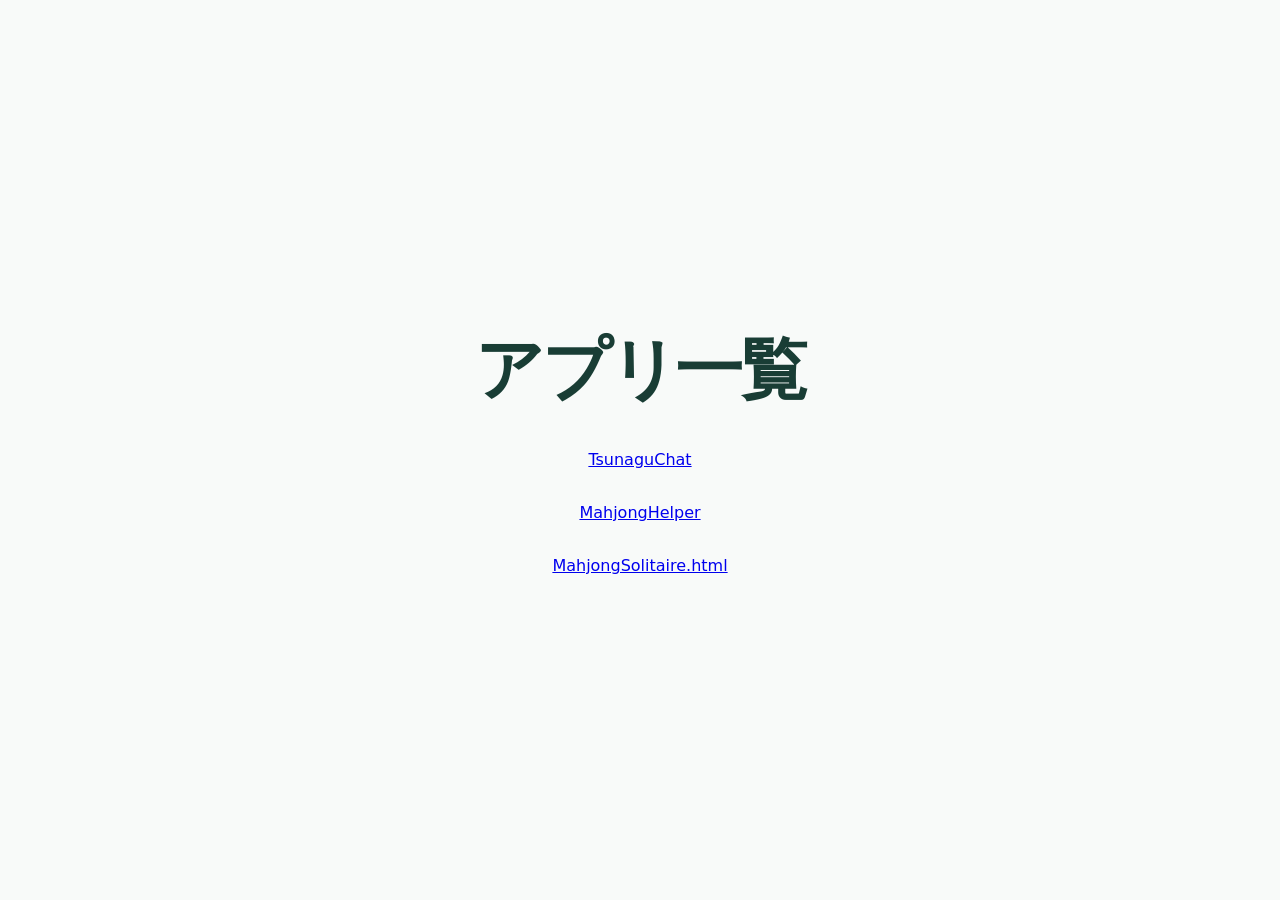
<file: Index.html>
<!doctype html>
<html lang="ja">
  <head>
    <meta charset="utf-8">
    <meta name="viewport" content="width=device-width, initial-scale=1">
    <title>Index</title>
    <meta name="description" content="Index">
    <link rel="stylesheet" href="index.css">
  </head>

  <body>
    <main>
      <h1>アプリ一覧</h1>
      <a href="https://sakaban0.github.io/sakasite/TsunaguChat.html">TsunaguChat</a>
      <a href="https://sakaban0.github.io/sakasite/MahjongHelper.html">MahjongHelper</a>
      <a href="https://sakaban0.github.io/sakasite/MahjongSolitaire.html">MahjongSolitaire.html</a>
    </main>

  </body>
</html>
</file>
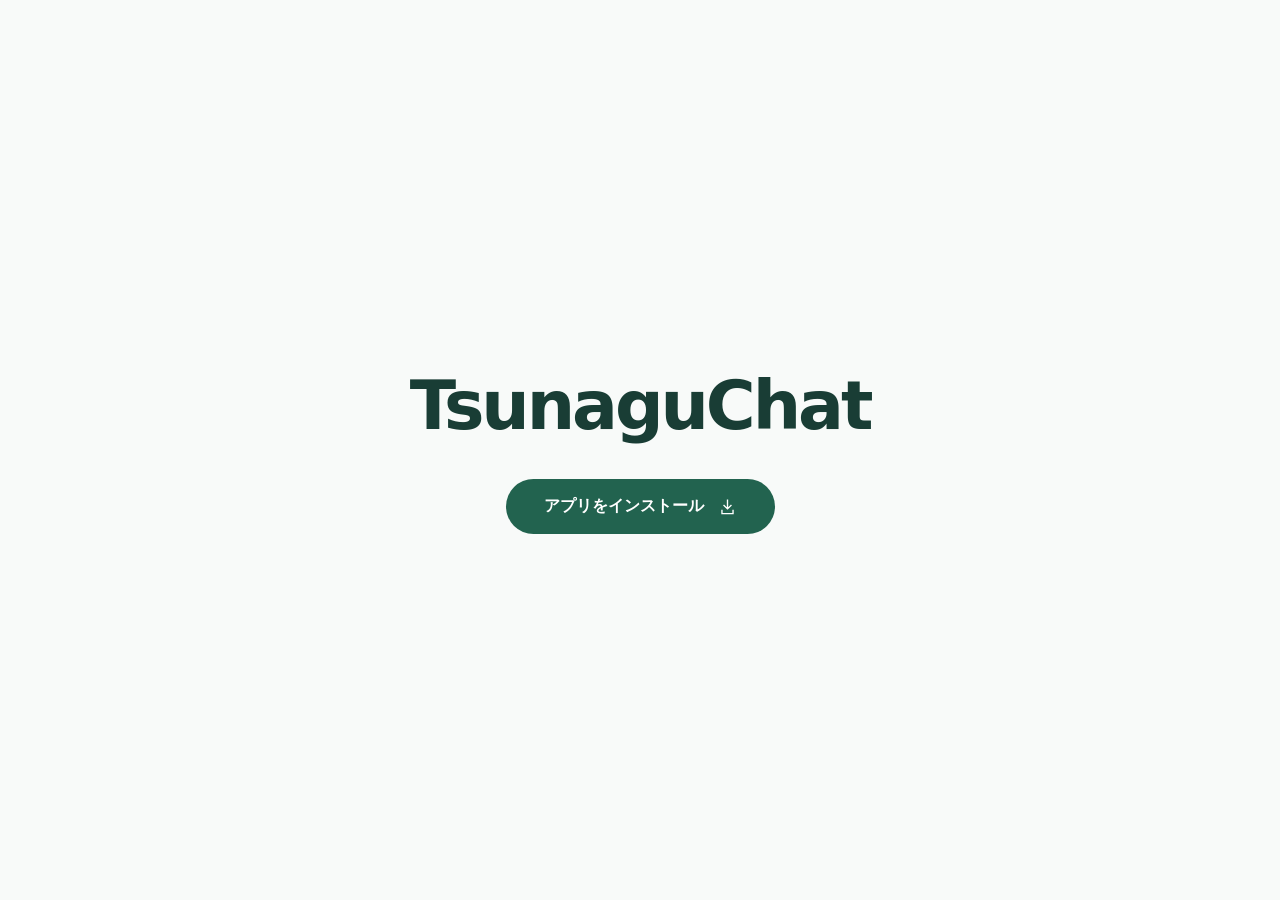
<file: index.html>
<!doctype html>
<html lang="ja">
  <head>
    <meta charset="utf-8">
    <meta name="viewport" content="width=device-width, initial-scale=1">
    <title>TsunaguChat</title>
    <meta name="description" content="TsunaguChatのインストールページへ。">

    <style>
      * {
        box-sizing: border-box;
      }

      body {
        margin: 0;
        background: #f8faf9;
        color: #193d35;
        font-family: system-ui, -apple-system, "Segoe UI", sans-serif;
      }

      main {
        min-height: 100svh;
        display: flex;
        flex-direction: column;
        align-items: center;
        justify-content: center;
        padding: 32px;
        gap: 34px;
      }

      h1 {
        font-size: clamp(38px, 8vw, 68px);
        letter-spacing: -.045em;
        font-weight: 650;
        margin: 0;
      }

      .install-link {
        border: 0;
        border-radius: 100px;
        background: #22634f;
        color: white;
        padding: 17px 38px;
        font: 600 16px system-ui;
        cursor: pointer;
        text-decoration: none;
        display: flex;
        align-items: center;
        gap: 14px;
        transition: background .2s, transform .2s;
      }

      .install-link:hover {
        background: #164936;
        transform: translateY(-2px);
      }

      .install-link:focus-visible {
        outline: 3px solid #81b7a3;
        outline-offset: 5px;
      }

      svg {
        width: 19px;
        height: 19px;
      }
    </style>
  </head>

  <body>
    <main>
      <h1>TsunaguChat</h1>

      <a class="install-link" href="https://github.com/Sakaban0/Tsunagu/releases/download/v1.6.0/TsunaguChat-1.6.0-Setup.exe">
        <span>アプリをインストール</span>
        <svg
          viewBox="0 0 24 24"
          fill="none"
          stroke="currentColor"
          stroke-width="1.7"
          aria-hidden="true"
        >
          <path d="M12 3v12m-5-5 5 5 5-5M5 16v5h14v-5" />
        </svg>
      </a>
    </main>

  </body>
</html>
</file>
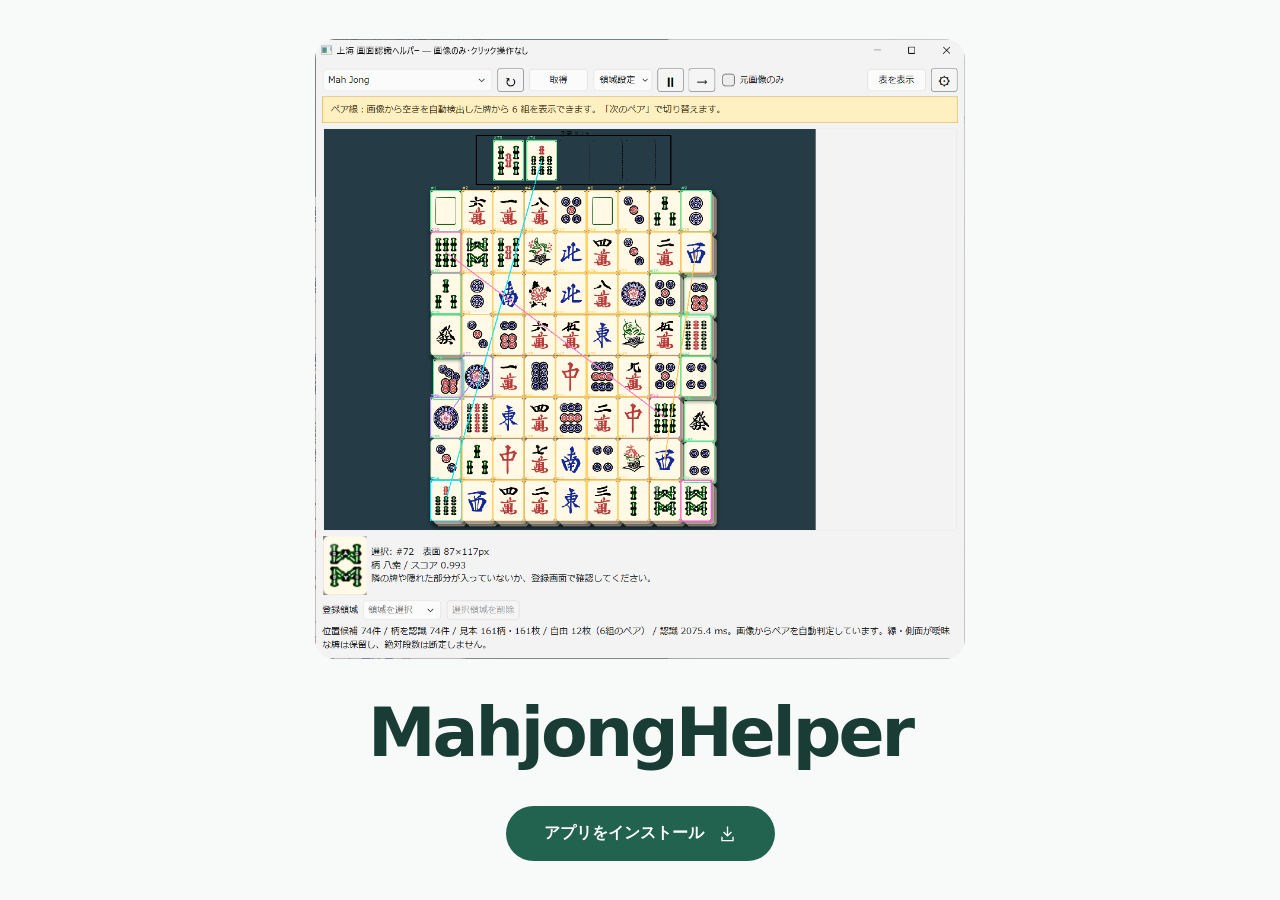
<file: MahjongHelper.html>
<!doctype html>
<html lang="ja">
  <head>
    <meta charset="utf-8">
    <meta name="viewport" content="width=device-width, initial-scale=1">
    <title>MahjongHelper</title>
    <meta name="description" content="MahjongHelperのインストールページへ。">
    <link rel="stylesheet" href="index.css">
  </head>

  <body>
    <main>
      <img src="MahjongHelper.png" class="rounded-image" alt="画像">
      <h1>MahjongHelper</h1>

      <a class="install-link" href="https://github.com/Sakaban0/MahjongHelper/raw/refs/heads/main/downloads/MahjongHelper-Windows.zip" onclick="return confirm('インストールしますか？');">
        <span>アプリをインストール</span>
        <svg
          viewBox="0 0 24 24"
          fill="none"
          stroke="currentColor"
          stroke-width="1.7"
          aria-hidden="true"
        >
          <path d="M12 3v12m-5-5 5 5 5-5M5 16v5h14v-5" />
        </svg>
      </a>
    </main>

  </body>
</html>
</file>
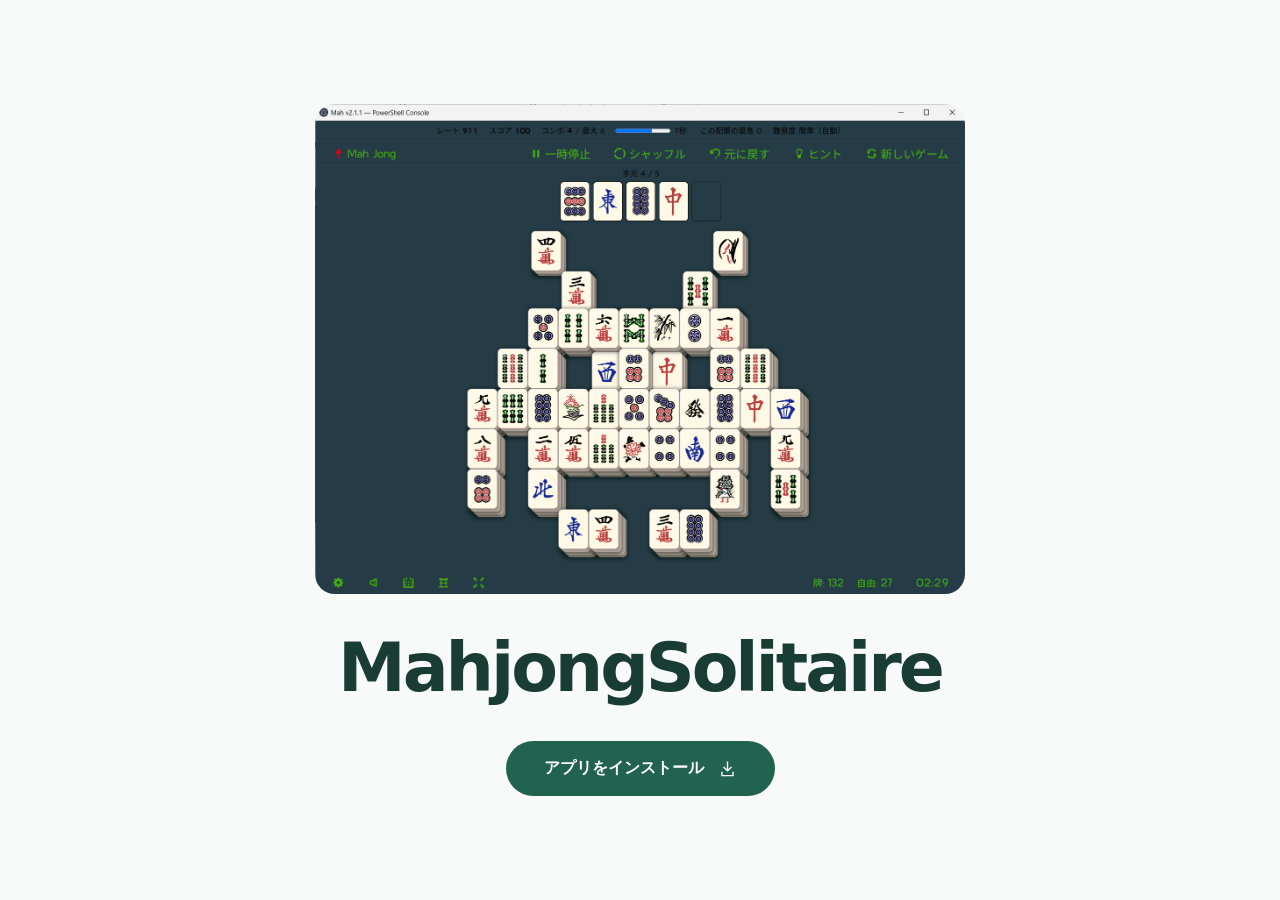
<file: MahjongSolitaire.html>
<!doctype html>
<html lang="ja">
  <head>
    <meta charset="utf-8">
    <meta name="viewport" content="width=device-width, initial-scale=1">
    <title>MahjongSolitaire</title>
    <meta name="description" content="MahjongSolitaireのインストールページへ。">
    <link rel="stylesheet" href="index.css">
  </head>

  <body>
    <main>
      <img src="MahjongSolitaire.png" class="rounded-image" alt="画像">
      <h1>MahjongSolitaire</h1>

      <a class="install-link" href="https://github.com/Sakaban0/MahjongSolitaire/archive/refs/heads/main.zip" onclick="return confirm('インストールしますか？');">
        <span>アプリをインストール</span>
        <svg
          viewBox="0 0 24 24"
          fill="none"
          stroke="currentColor"
          stroke-width="1.7"
          aria-hidden="true"
        >
          <path d="M12 3v12m-5-5 5 5 5-5M5 16v5h14v-5" />
        </svg>
      </a>
    </main>

  </body>
</html>
</file>
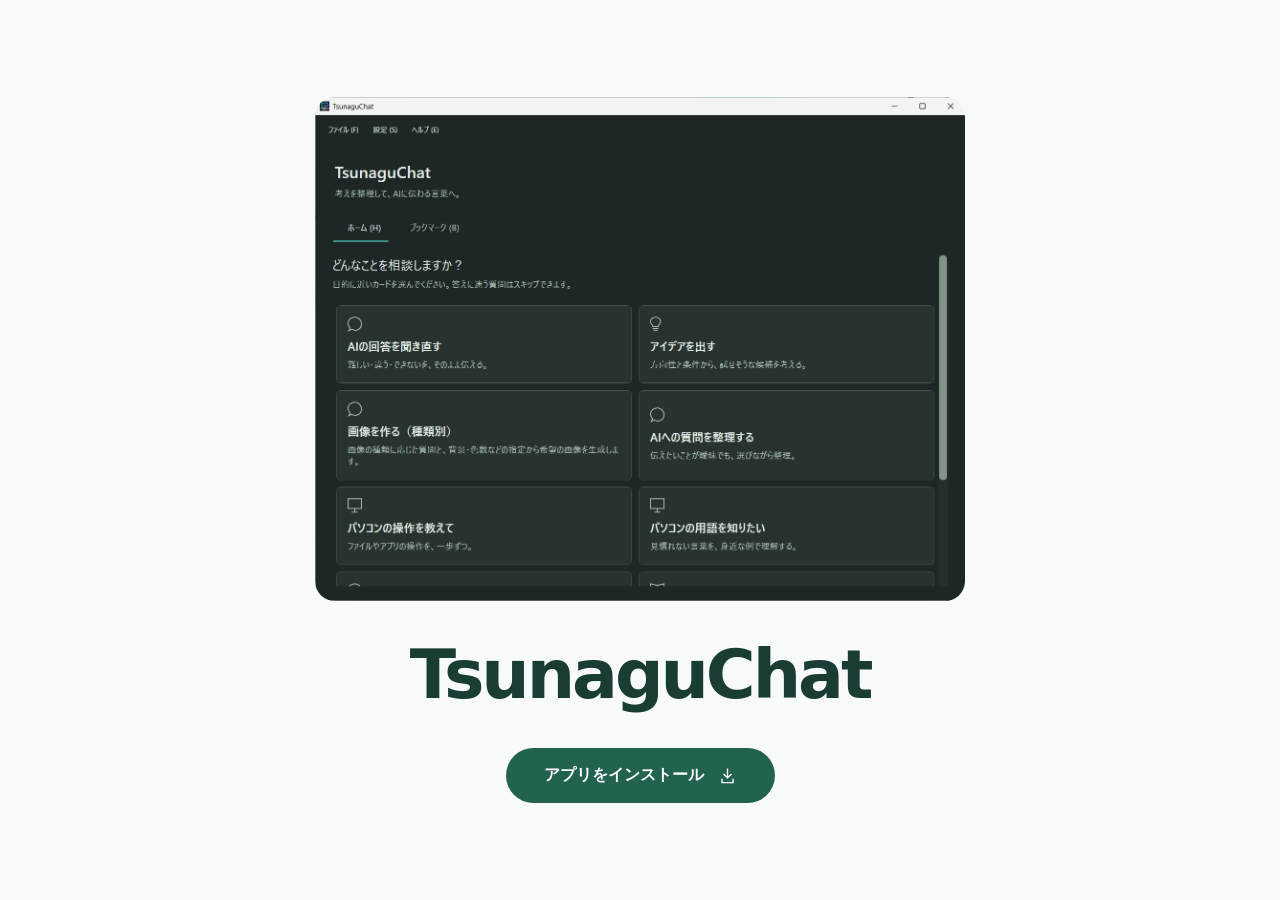
<file: TsunaguChat.html>
<!doctype html>
<html lang="ja">
  <head>
    <meta charset="utf-8">
    <meta name="viewport" content="width=device-width, initial-scale=1">
    <title>TsunaguChat</title>
    <meta name="description" content="TsunaguChatのインストールページへ。">
    <link rel="stylesheet" href="index.css">
  </head>

  <body>
    <main>
      <img src="Tsunagu.png" class="rounded-image" alt="画像">
      <h1>TsunaguChat</h1>

      <a class="install-link" href="https://github.com/Sakaban0/Tsunagu/releases/download/v1.6.0/TsunaguChat-1.6.0-Setup.exe" onclick="return confirm('インストールしますか？');">
        <span>アプリをインストール</span>
        <svg
          viewBox="0 0 24 24"
          fill="none"
          stroke="currentColor"
          stroke-width="1.7"
          aria-hidden="true"
        >
          <path d="M12 3v12m-5-5 5 5 5-5M5 16v5h14v-5" />
        </svg>
      </a>
    </main>

  </body>
</html>
</file>
<file: index.css>
* {
        box-sizing: border-box;
      }

      body {
        margin: 0;
        background: #f8faf9;
        color: #193d35;
        font-family: system-ui, -apple-system, "Segoe UI", sans-serif;
      }

      main {
        min-height: 100svh;
        display: flex;
        flex-direction: column;
        align-items: center;
        justify-content: center;
        padding: 32px;
        gap: 34px;
      }

      h1 {
        font-size: clamp(38px, 8vw, 68px);
        letter-spacing: -.045em;
        font-weight: 650;
        margin: 0;
      }

      .install-link {
        border: 0;
        border-radius: 100px;
        background: #22634f;
        color: white;
        padding: 17px 38px;
        font: 600 16px system-ui;
        cursor: pointer;
        text-decoration: none;
        display: flex;
        align-items: center;
        gap: 14px;
        transition: background .2s, transform .2s;
      }

      .install-link:hover {
        background: #164936;
        transform: translateY(-2px);
      }

      .install-link:focus-visible {
        outline: 3px solid #81b7a3;
        outline-offset: 5px;
      }

      svg {
        width: 19px;
        height: 19px;
      }
      
      .rounded-image {
        border-radius: 20px;
        width: 650px;
      }
</file>
